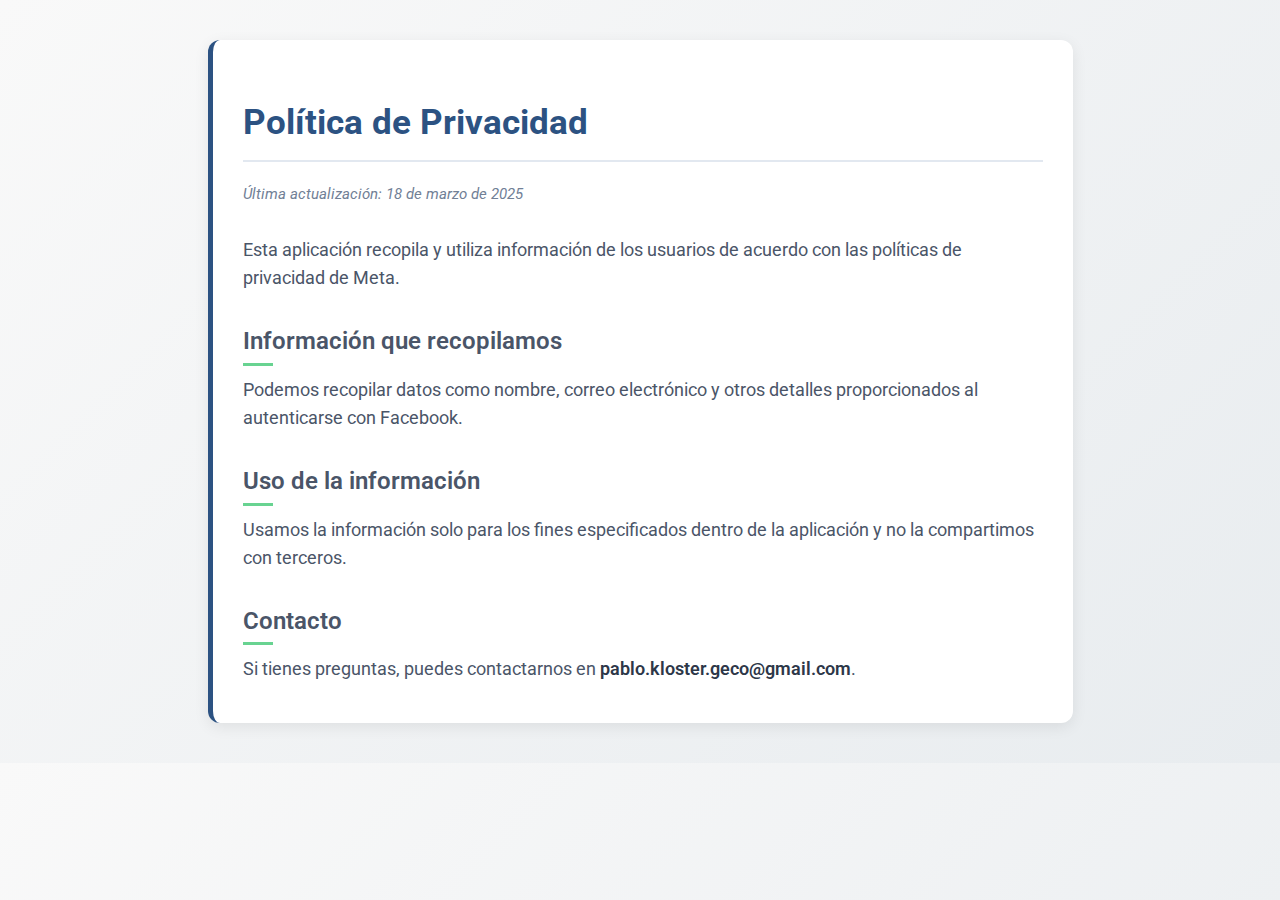
<file: templates/politicas-de-privacidad.html>
<!DOCTYPE html>
<html lang="es">
<head>
    <meta charset="UTF-8">
    <meta name="viewport" content="width=device-width, initial-scale=1.0">
    <title>Política de Privacidad</title>
    <link rel="stylesheet" href="/static/styles-privacy.css">
    <link href="https://fonts.googleapis.com/css2?family=Roboto:wght@400;600;700&display=swap" rel="stylesheet">
</head>
<body>
    <div class="privacy-container">
        <h1>Política de Privacidad</h1>
        <p class="update-date">Última actualización: 18 de marzo de 2025</p>
        <p>Esta aplicación recopila y utiliza información de los usuarios de acuerdo con las políticas de privacidad de Meta.</p>
        <h2>Información que recopilamos</h2>
        <p>Podemos recopilar datos como nombre, correo electrónico y otros detalles proporcionados al autenticarse con Facebook.</p>
        <h2>Uso de la información</h2>
        <p>Usamos la información solo para los fines especificados dentro de la aplicación y no la compartimos con terceros.</p>
        <h2>Contacto</h2>
        <p>Si tienes preguntas, puedes contactarnos en <strong>pablo.kloster.geco@gmail.com</strong>.</p>
    </div>
</body>
</html>
</file>
<file: static/styles-privacy.css>
/* Estilos generales */
body {
    font-family: 'Roboto', Arial, sans-serif;
    margin: 0;
    padding: 0;
    background: linear-gradient(135deg, #f9f9f9 0%, #e8ecef 100%);
    color: #333;
    line-height: 1.6;
}

/* Contenedor principal */
.privacy-container {
    max-width: 800px;
    margin: 40px auto;
    padding: 30px;
    background: #fff;
    border-radius: 12px;
    box-shadow: 0 4px 15px rgba(0, 0, 0, 0.08);
    border-left: 5px solid #2c5282;
}

/* Títulos */
h1 {
    font-size: 2.2em;
    color: #2c5282;
    margin-bottom: 20px;
    border-bottom: 2px solid #e2e8f0;
    padding-bottom: 10px;
    font-weight: 700;
}

h2 {
    font-size: 1.5em;
    color: #4a5568;
    margin-top: 30px;
    margin-bottom: 15px;
    font-weight: 600;
    position: relative;
}

h2::before {
    content: '';
    width: 30px;
    height: 3px;
    background: #68d391;
    position: absolute;
    bottom: -5px;
    left: 0;
}

/* Párrafos */
p {
    font-size: 1.1em;
    color: #4a5568;
    margin: 10px 0;
}

p strong {
    color: #2d3748;
    font-weight: 600;
}

/* Enlaces */
a {
    color: #3182ce;
    text-decoration: none;
    transition: color 0.3s ease;
}

a:hover {
    color: #2c5282;
    text-decoration: underline;
}

/* Resaltar actualización */
.update-date {
    font-style: italic;
    color: #718096;
    font-size: 0.95em;
    margin-bottom: 30px;
}

/* Efecto suave al cargar */
@keyframes fadeIn {
    from {
        opacity: 0;
        transform: translateY(10px);
    }
    to {
        opacity: 1;
        transform: translateY(0);
    }
}

.privacy-container {
    animation: fadeIn 0.6s ease-in-out;
}
</file>
